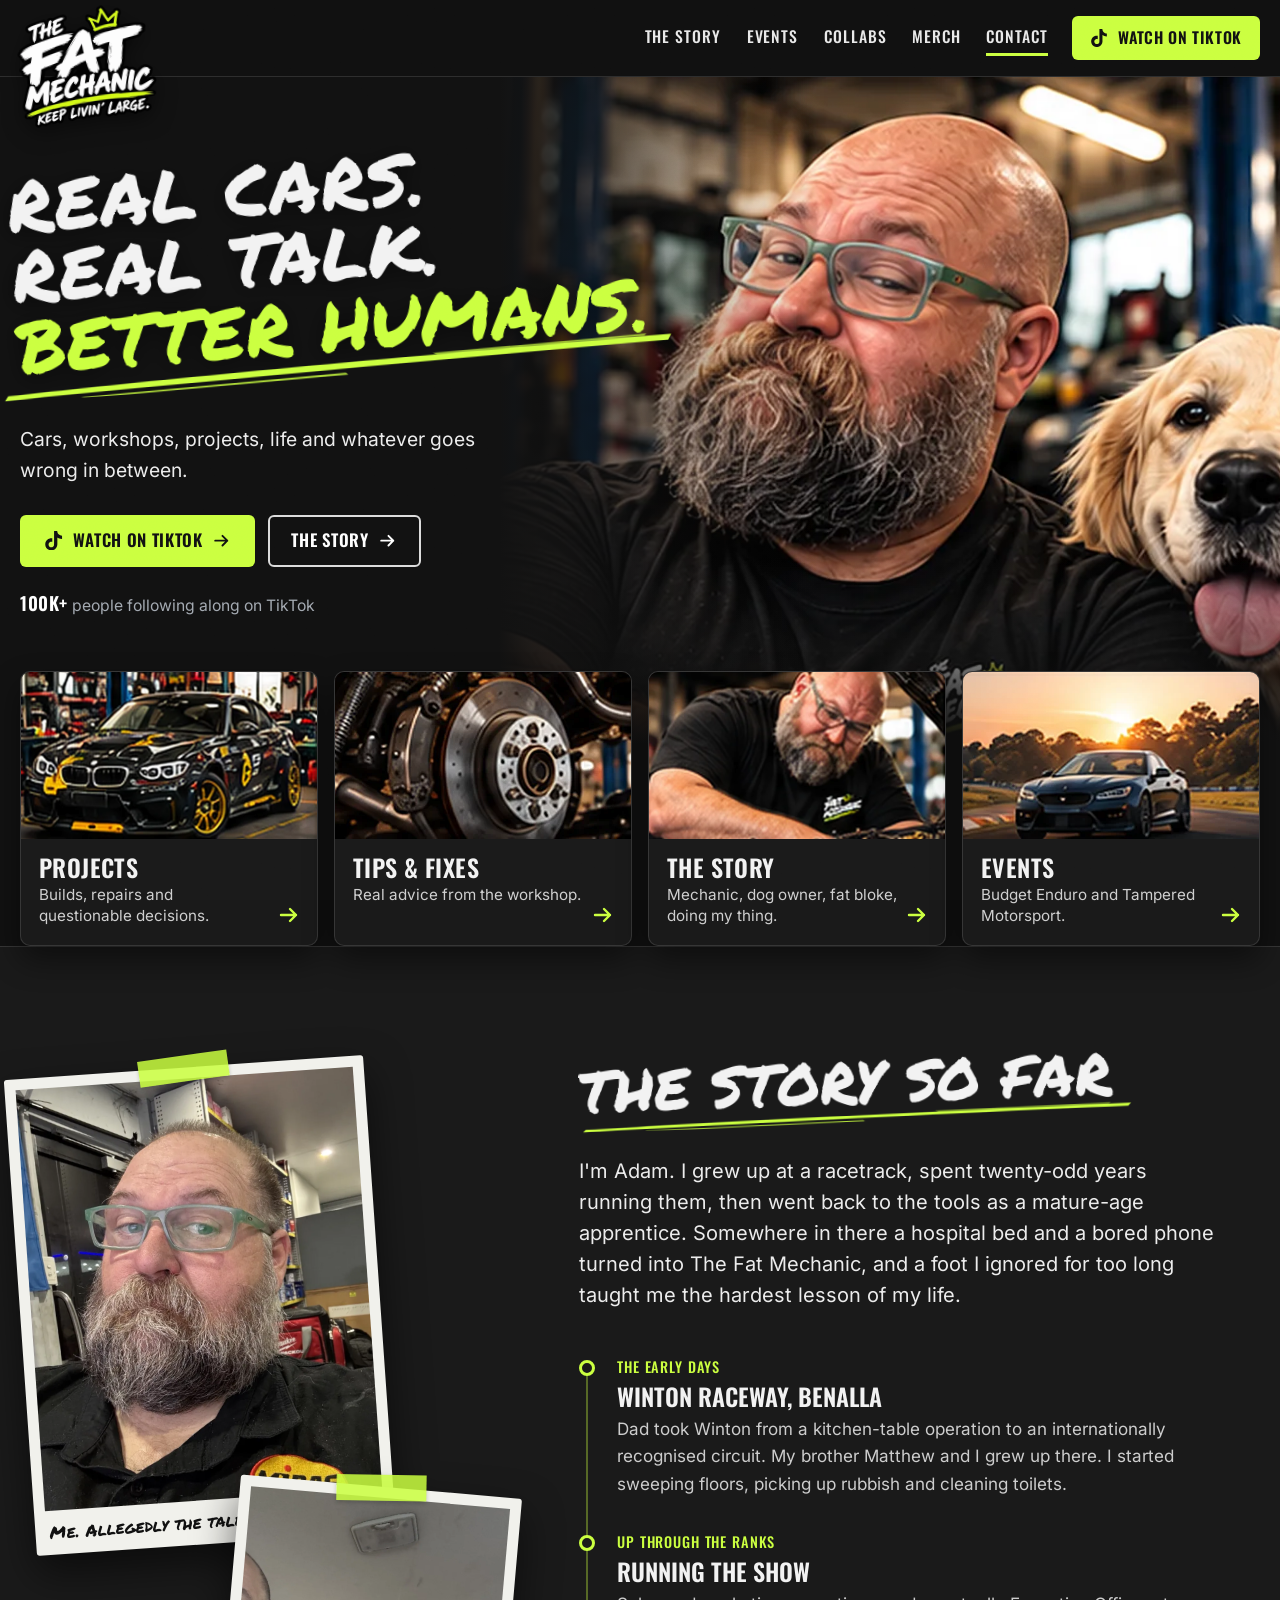
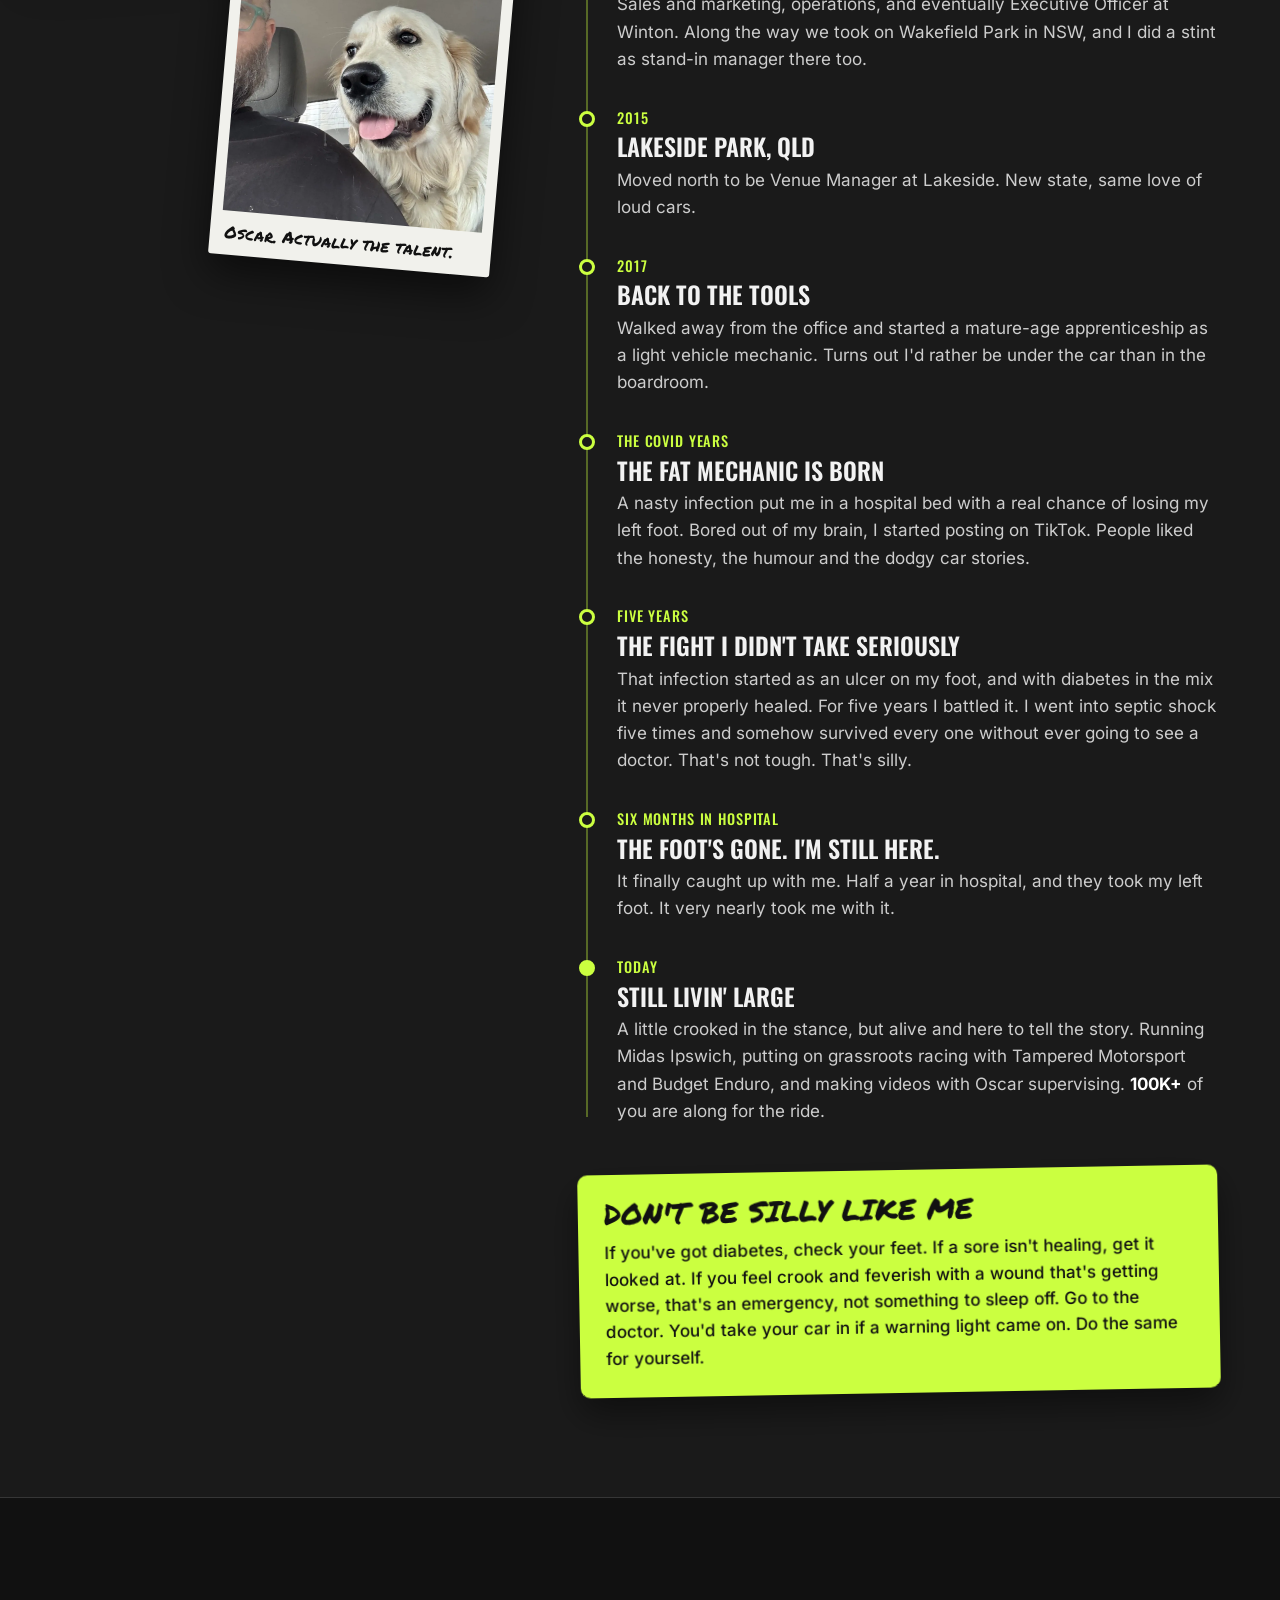
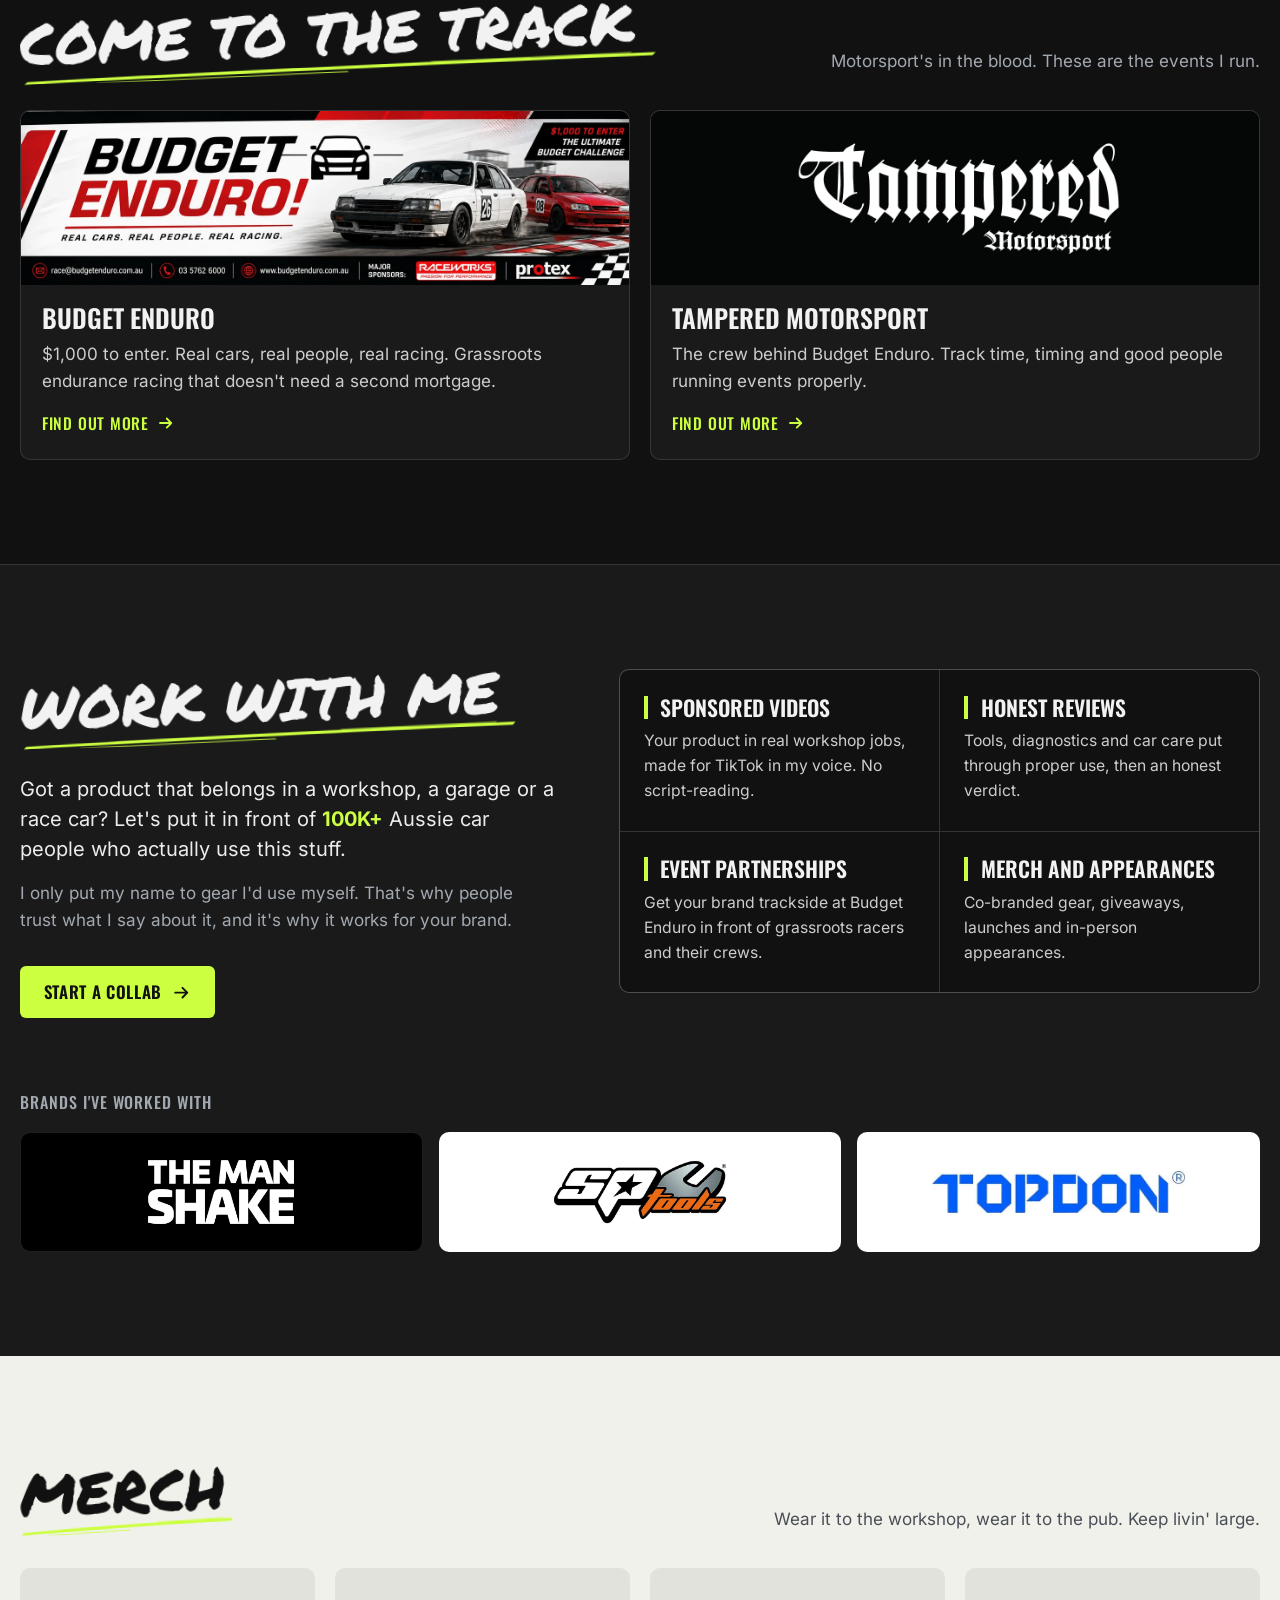
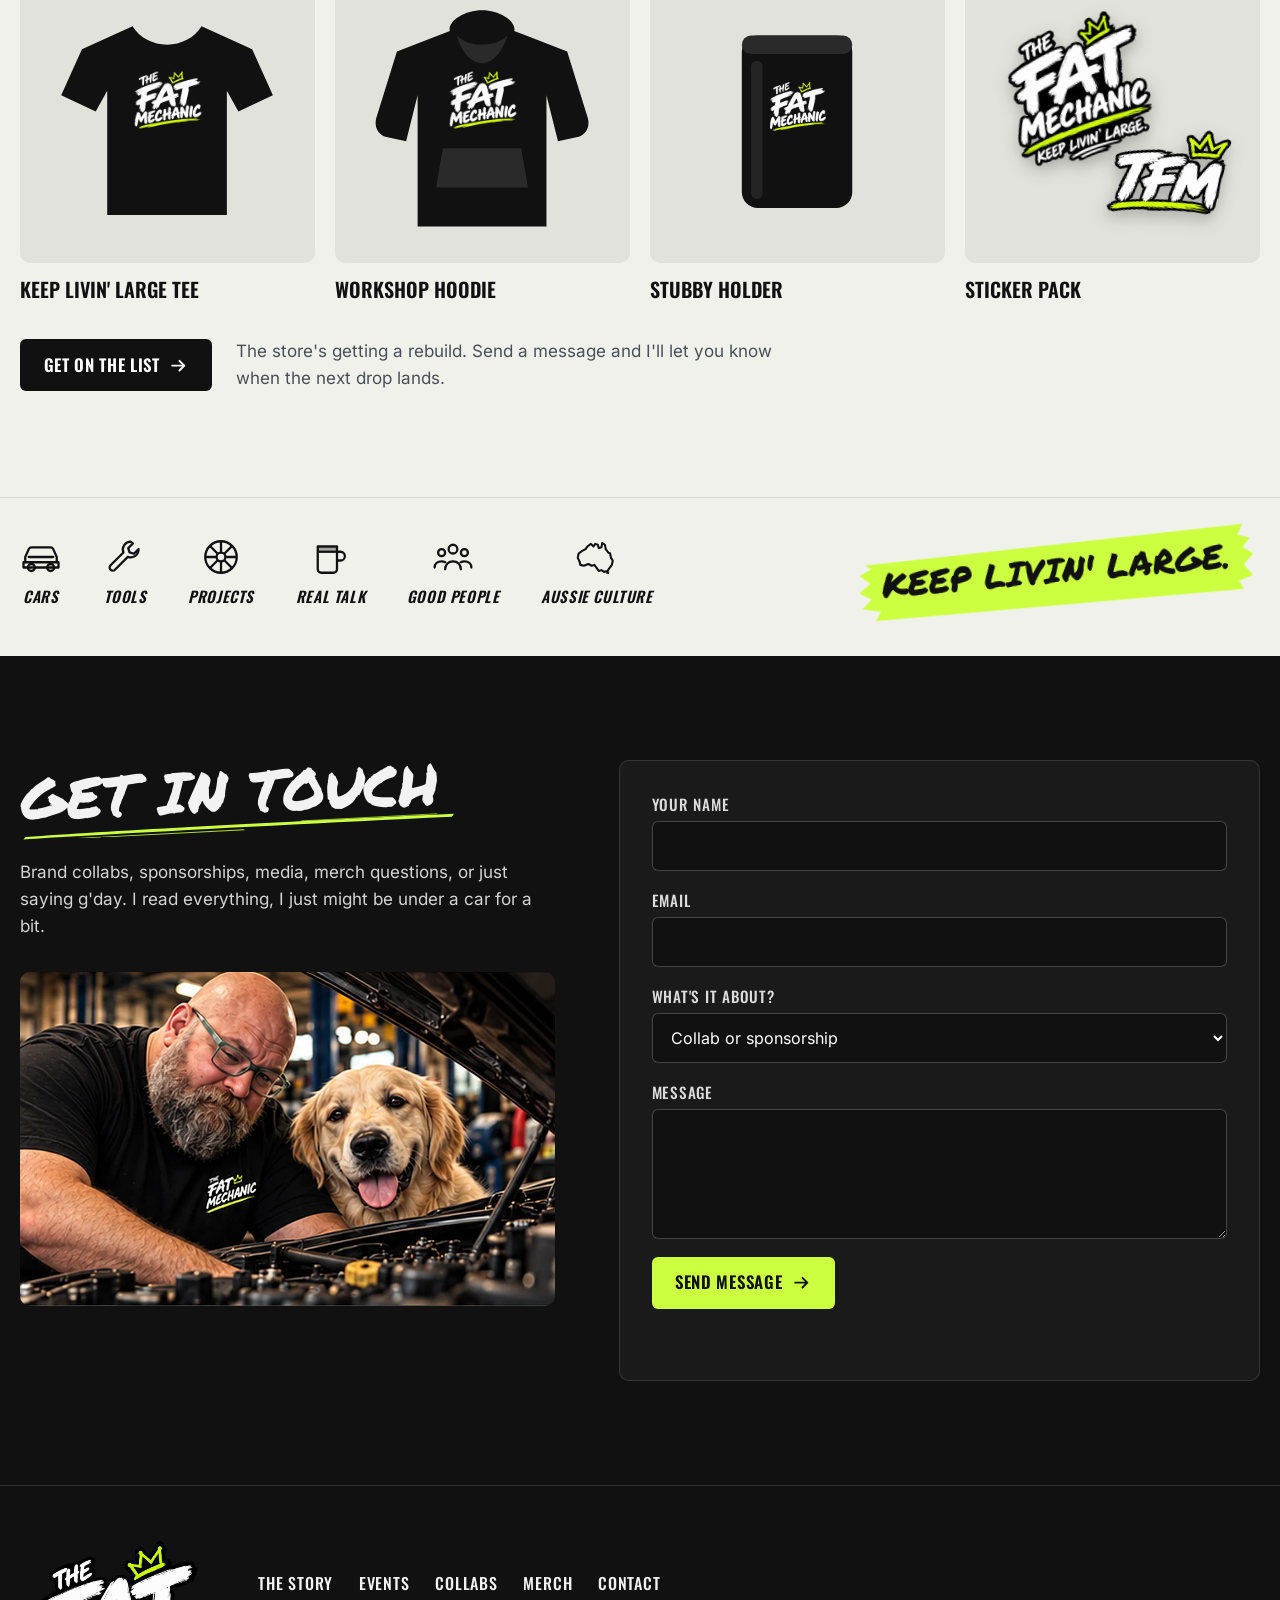
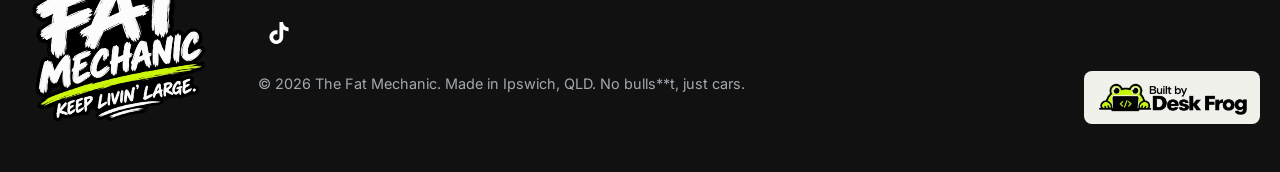
<file: index.html>
<!doctype html>
<html lang="en-AU">
<head>
  <meta charset="utf-8">
  <meta name="viewport" content="width=device-width, initial-scale=1, viewport-fit=cover">
  <title>The Fat Mechanic | Real cars. Real talk. Better humans.</title>
  <meta name="description" content="The Fat Mechanic: Adam Ronke and Oscar the golden retriever. Cars, workshops, projects, real talk and Aussie motorsport from Ipswich, QLD. 100K+ on TikTok.">
  <link rel="canonical" href="https://thefatmechanic.com.au/">
  <meta name="theme-color" content="#111111">

  <meta property="og:type" content="website">
  <meta property="og:site_name" content="The Fat Mechanic">
  <meta property="og:title" content="The Fat Mechanic | Keep Livin' Large">
  <meta property="og:description" content="Real cars. Real talk. Better humans. Cars, workshops, projects and whatever goes wrong in between.">
  <meta property="og:url" content="https://thefatmechanic.com.au/">
  <meta property="og:image" content="https://thefatmechanic.com.au/og-image.jpg">
  <meta property="og:image:width" content="1200">
  <meta property="og:image:height" content="630">
  <meta name="twitter:card" content="summary_large_image">

  <link rel="icon" href="/favicon.ico" sizes="any">
  <link rel="icon" href="/icon-192.png" type="image/png">
  <link rel="apple-touch-icon" href="/apple-touch-icon.png">
  <link rel="manifest" href="/site.webmanifest">

  <link rel="preload" href="assets/fonts/permanent-marker.woff2" as="font" type="font/woff2" crossorigin>
  <link rel="preload" href="assets/fonts/oswald-var.woff2" as="font" type="font/woff2" crossorigin>
  <link rel="preload" as="image" href="assets/img/hero-adam-oscar.webp" imagesrcset="assets/img/hero-adam-oscar-sm.webp 900w, assets/img/hero-adam-oscar.webp 1600w" imagesizes="100vw">
  <link rel="stylesheet" href="assets/css/site.css">

  <script type="application/ld+json">
  {
    "@context": "https://schema.org",
    "@type": "Person",
    "name": "Adam Ronke",
    "alternateName": "The Fat Mechanic",
    "url": "https://thefatmechanic.com.au/",
    "image": "https://thefatmechanic.com.au/og-image.jpg",
    "jobTitle": "Mechanic",
    "sameAs": ["https://www.tiktok.com/@thefatmechanic"]
  }
  </script>
</head>
<body>
  <a class="skip" href="#main">Skip to content</a>

  <!-- ============ HEADER ============ -->
  <header class="site-header" id="top">
    <div class="wrap header-inner">
      <a class="brand" href="#top" aria-label="The Fat Mechanic, back to top">
        <img src="assets/img/logo-wide.webp" srcset="assets/img/logo-wide.webp 560w, assets/img/logo-wide@2x.webp 1000w" sizes="140px" width="560" height="496" alt="The Fat Mechanic. Keep livin' large.">
      </a>

      <nav class="nav" id="nav" aria-label="Main">
        <ul>
          <li><a href="#story">The story</a></li>
          <li><a href="#events">Events</a></li>
          <li><a href="#collab">Collabs</a></li>
          <li><a href="#merch">Merch</a></li>
          <li><a href="#contact">Contact</a></li>
        </ul>
        <div class="nav-social" data-socials></div>
      </nav>

      <div class="header-actions">
        <a class="btn btn-lime btn-sm" data-social-link="tiktok" href="https://www.tiktok.com/@thefatmechanic" target="_blank" rel="noopener">
          <svg class="ico" aria-hidden="true"><use href="#i-tiktok"/></svg><span>Watch on TikTok</span>
        </a>
        <button class="menu-btn" aria-expanded="false" aria-controls="nav" aria-label="Open menu">
          <span></span><span></span><span></span>
        </button>
      </div>
    </div>
  </header>

  <main id="main">

    <!-- ============ HERO ============ -->
    <section class="hero" aria-labelledby="hero-title">
      <img class="hero-media" src="assets/img/hero-adam-oscar.webp"
           srcset="assets/img/hero-adam-oscar-sm.webp 900w, assets/img/hero-adam-oscar.webp 1600w"
           sizes="100vw" width="1600" height="691" alt="Adam, The Fat Mechanic, leaning on the bench in the workshop with Oscar the golden retriever">
      <div class="wrap hero-inner">
        <h1 class="hero-title" id="hero-title">
          <span class="l1">Real cars.</span>
          <span class="l2">Real talk.</span>
          <span class="l3">Better humans.</span>
        </h1>
        <p class="hero-copy">Cars, workshops, projects, life and whatever goes wrong in between.</p>
        <div class="btn-row">
          <a class="btn btn-lime" data-social-link="tiktok" href="https://www.tiktok.com/@thefatmechanic" target="_blank" rel="noopener">
            <svg class="ico" aria-hidden="true"><use href="#i-tiktok"/></svg>Watch on TikTok<svg class="ico arrow" aria-hidden="true"><use href="#i-arrow"/></svg>
          </a>
          <a class="btn btn-ghost" href="#story">The story<svg class="ico arrow" aria-hidden="true"><use href="#i-arrow"/></svg></a>
        </div>
        <p class="hero-proof"><strong data-followers>100K+</strong> people following along on TikTok</p>
      </div>
    </section>

    <!-- ============ TILES ============ -->
    <section class="tiles wrap" aria-label="Explore">
      <a class="tile" data-social-link="tiktok" href="https://www.tiktok.com/@thefatmechanic" target="_blank" rel="noopener">
        <img src="assets/img/card-projects.webp" alt="" loading="lazy" width="640" height="440">
        <div class="tile-body"><h2>Projects</h2><p>Builds, repairs and questionable decisions.</p></div>
        <svg class="ico tile-arrow" aria-hidden="true"><use href="#i-arrow"/></svg>
      </a>
      <a class="tile" data-social-link="tiktok" href="https://www.tiktok.com/@thefatmechanic" target="_blank" rel="noopener">
        <img src="assets/img/card-tips.webp" alt="" loading="lazy" width="640" height="264">
        <div class="tile-body"><h2>Tips &amp; fixes</h2><p>Real advice from the workshop.</p></div>
        <svg class="ico tile-arrow" aria-hidden="true"><use href="#i-arrow"/></svg>
      </a>
      <a class="tile" href="#story">
        <img src="assets/img/card-story.webp" alt="" loading="lazy" width="640" height="488">
        <div class="tile-body"><h2>The story</h2><p>Mechanic, dog owner, fat bloke, doing my thing.</p></div>
        <svg class="ico tile-arrow" aria-hidden="true"><use href="#i-arrow"/></svg>
      </a>
      <a class="tile" href="#events">
        <img src="assets/img/card-events.webp" alt="" loading="lazy" width="640" height="256">
        <div class="tile-body"><h2>Events</h2><p>Budget Enduro and Tampered Motorsport.</p></div>
        <svg class="ico tile-arrow" aria-hidden="true"><use href="#i-arrow"/></svg>
      </a>
    </section>


    <!-- ============ STORY ============ -->
    <section class="section story" id="story" aria-labelledby="story-title">
      <div class="wrap story-grid">
        <div class="story-photos">
          <figure class="snap snap-a">
            <img src="assets/img/real-adam.webp" alt="Adam in the workshop, green glasses and a big grey beard" loading="lazy" width="900" height="1200">
            <figcaption>Me. Allegedly the talent.</figcaption>
          </figure>
          <figure class="snap snap-b">
            <img src="assets/img/real-oscar.webp" alt="Oscar the golden retriever riding shotgun, tongue out" loading="lazy" width="900" height="1200">
            <figcaption>Oscar. Actually the talent.</figcaption>
          </figure>
        </div>

        <div class="story-text">
          <h2 class="brush-title" id="story-title">The story so far</h2>
          <p class="lede">I'm Adam. I grew up at a racetrack, spent twenty-odd years running them, then went back to the tools as a mature-age apprentice. Somewhere in there a hospital bed and a bored phone turned into The Fat Mechanic, and a foot I ignored for too long taught me the hardest lesson of my life.</p>

          <ol class="timeline">
            <li>
              <span class="when">The early days</span>
              <h3>Winton Raceway, Benalla</h3>
              <p>Dad took Winton from a kitchen-table operation to an internationally recognised circuit. My brother Matthew and I grew up there. I started sweeping floors, picking up rubbish and cleaning toilets.</p>
            </li>
            <li>
              <span class="when">Up through the ranks</span>
              <h3>Running the show</h3>
              <p>Sales and marketing, operations, and eventually Executive Officer at Winton. Along the way we took on Wakefield Park in NSW, and I did a stint as stand-in manager there too.</p>
            </li>
            <li>
              <span class="when">2015</span>
              <h3>Lakeside Park, QLD</h3>
              <p>Moved north to be Venue Manager at Lakeside. New state, same love of loud cars.</p>
            </li>
            <li>
              <span class="when">2017</span>
              <h3>Back to the tools</h3>
              <p>Walked away from the office and started a mature-age apprenticeship as a light vehicle mechanic. Turns out I'd rather be under the car than in the boardroom.</p>
            </li>
            <li>
              <span class="when">The COVID years</span>
              <h3>The Fat Mechanic is born</h3>
              <p>A nasty infection put me in a hospital bed with a real chance of losing my left foot. Bored out of my brain, I started posting on TikTok. People liked the honesty, the humour and the dodgy car stories.</p>
            </li>
            <li>
              <span class="when">Five years</span>
              <h3>The fight I didn't take seriously</h3>
              <p>That infection started as an ulcer on my foot, and with diabetes in the mix it never properly healed. For five years I battled it. I went into septic shock five times and somehow survived every one without ever going to see a doctor. That's not tough. That's silly.</p>
            </li>
            <li>
              <span class="when">Six months in hospital</span>
              <h3>The foot's gone. I'm still here.</h3>
              <p>It finally caught up with me. Half a year in hospital, and they took my left foot. It very nearly took me with it.</p>
            </li>
            <li>
              <span class="when">Today</span>
              <h3>Still livin' large</h3>
              <p>A little crooked in the stance, but alive and here to tell the story. Running <span data-workshop>Midas Ipswich</span>, putting on grassroots racing with Tampered Motorsport and Budget Enduro, and making videos with Oscar supervising. <strong data-followers>100K+</strong> of you are along for the ride.</p>
            </li>
          </ol>

          <aside class="dont-be-me" aria-labelledby="dbm-title">
            <h3 id="dbm-title">Don't be silly like me</h3>
            <p>If you've got diabetes, check your feet. If a sore isn't healing, get it looked at. If you feel crook and feverish with a wound that's getting worse, that's an emergency, not something to sleep off. Go to the doctor. You'd take your car in if a warning light came on. Do the same for yourself.</p>
          </aside>
        </div>
      </div>
    </section>

    <!-- ============ EVENTS ============ -->
    <section class="section events" id="events" aria-labelledby="events-title">
      <div class="wrap">
        <div class="section-head">
          <h2 class="brush-title" id="events-title">Come to the track</h2>
          <p class="section-sub">Motorsport's in the blood. These are the events I run.</p>
        </div>
        <div class="event-grid" data-events></div>
      </div>
    </section>

    <!-- ============ COLLAB ============ -->
    <section class="section collab" id="collab" aria-labelledby="collab-title">
      <div class="wrap">
        <div class="collab-grid">
          <div class="collab-pitch">
            <h2 class="brush-title" id="collab-title">Work with me</h2>
            <p class="collab-lede">Got a product that belongs in a workshop, a garage or a race car? Let's put it in front of <strong data-followers>100K+</strong> Aussie car people who actually use this stuff.</p>
            <p class="collab-note">I only put my name to gear I'd use myself. That's why people trust what I say about it, and it's why it works for your brand.</p>
            <div class="btn-row">
              <a class="btn btn-lime" href="#contact" data-collab-cta>Start a collab<svg class="ico arrow" aria-hidden="true"><use href="#i-arrow"/></svg></a>
              <a class="btn btn-ghost" data-media-kit href="#" target="_blank" rel="noopener" hidden>Media kit<svg class="ico arrow" aria-hidden="true"><use href="#i-arrow"/></svg></a>
            </div>
          </div>

          <ul class="offer-list">
            <li>
              <h3>Sponsored videos</h3>
              <p>Your product in real workshop jobs, made for TikTok in my voice. No script-reading.</p>
            </li>
            <li>
              <h3>Honest reviews</h3>
              <p>Tools, diagnostics and car care put through proper use, then an honest verdict.</p>
            </li>
            <li>
              <h3>Event partnerships</h3>
              <p>Get your brand trackside at Budget Enduro in front of grassroots racers and their crews.</p>
            </li>
            <li>
              <h3>Merch and appearances</h3>
              <p>Co-branded gear, giveaways, launches and in-person appearances.</p>
            </li>
          </ul>
        </div>

        <div class="partners">
          <h3 class="partners-title">Brands I've worked with</h3>
          <ul class="partner-row" data-partners></ul>
        </div>
      </div>
    </section>

    <!-- ============ MERCH ============ -->
    <section class="section merch" id="merch" aria-labelledby="merch-title">
      <div class="wrap">
        <div class="section-head">
          <h2 class="brush-title dark" id="merch-title">Merch</h2>
          <p class="section-sub">Wear it to the workshop, wear it to the pub. Keep livin' large.</p>
        </div>
        <div class="merch-grid" data-merch></div>
        <div class="merch-cta">
          <a class="btn btn-ink" data-store-link href="#contact">Shop merch<svg class="ico arrow" aria-hidden="true"><use href="#i-arrow"/></svg></a>
          <p class="merch-note" data-store-note hidden>The store's getting a rebuild. Send a message and I'll let you know when the next drop lands.</p>
        </div>
      </div>
    </section>

    <!-- ============ TOPICS STRIP ============ -->
    <section class="topics" aria-label="What the channel's about">
      <div class="wrap topics-inner">
        <ul class="topic-list">
          <li><svg class="tico" aria-hidden="true"><use href="#t-car"/></svg>Cars</li>
          <li><svg class="tico" aria-hidden="true"><use href="#t-wrench"/></svg>Tools</li>
          <li><svg class="tico" aria-hidden="true"><use href="#t-wheel"/></svg>Projects</li>
          <li><svg class="tico" aria-hidden="true"><use href="#t-mug"/></svg>Real talk</li>
          <li><svg class="tico" aria-hidden="true"><use href="#t-people"/></svg>Good people</li>
          <li><svg class="tico" aria-hidden="true"><use href="#t-aus"/></svg>Aussie culture</li>
        </ul>
        <p class="sticker" aria-hidden="true">Keep livin' large.</p>
      </div>
    </section>

    <!-- ============ CONTACT ============ -->
    <section class="section contact" id="contact" aria-labelledby="contact-title">
      <div class="wrap contact-grid">
        <div class="contact-intro">
          <h2 class="brush-title" id="contact-title">Get in touch</h2>
          <p>Brand collabs, sponsorships, media, merch questions, or just saying g'day. I read everything, I just might be under a car for a bit.</p>
          <p class="workshop-plug" data-workshop-plug hidden>Need your actual car looked at? <a data-workshop-link href="#" target="_blank" rel="noopener">Book in at <span data-workshop>Midas Ipswich</span></a>.</p>
          <img class="contact-photo" src="assets/img/under-the-bonnet.webp" alt="Adam working under the bonnet while Oscar watches" loading="lazy" width="1100" height="600">
        </div>

        <form class="contact-form" data-contact novalidate>
          <div class="field">
            <label for="f-name">Your name</label>
            <input id="f-name" name="name" autocomplete="name" required>
          </div>
          <div class="field">
            <label for="f-email">Email</label>
            <input id="f-email" name="email" type="email" autocomplete="email" required>
          </div>
          <div class="field">
            <label for="f-topic">What's it about?</label>
            <select id="f-topic" name="topic">
              <option>Collab or sponsorship</option>
              <option>Media</option>
              <option>Merch</option>
              <option>Events</option>
              <option>Just saying g'day</option>
            </select>
          </div>
          <div class="field">
            <label for="f-msg">Message</label>
            <textarea id="f-msg" name="message" rows="5" required></textarea>
          </div>
          <input type="text" name="_gotcha" class="hp" tabindex="-1" autocomplete="off" aria-hidden="true">
          <button class="btn btn-lime" type="submit">Send message<svg class="ico arrow" aria-hidden="true"><use href="#i-arrow"/></svg></button>
          <p class="form-status" data-form-status role="status"></p>
        </form>
      </div>
    </section>
  </main>

  <!-- ============ FOOTER ============ -->
  <footer class="site-footer">
    <div class="wrap footer-inner">
      <img class="footer-logo" src="assets/img/logo-stacked.webp" alt="The Fat Mechanic. Keep livin' large." width="720" height="687">
      <div class="footer-links">
        <nav aria-label="Footer">
          <a href="#story">The story</a><a href="#events">Events</a><a href="#collab">Collabs</a><a href="#merch">Merch</a><a href="#contact">Contact</a>
        </nav>
        <div class="footer-social" data-socials></div>
        <p class="small">&copy; <span data-year>2026</span> The Fat Mechanic. Made in Ipswich, QLD. No bulls**t, just cars.</p>
      </div>
      <a class="credit" data-credit href="#" target="_blank" rel="noopener">
        <img src="assets/img/built-by-desk-frog.webp" alt="Built by Desk Frog" width="520" height="120" decoding="async">
      </a>
    </div>
  </footer>


  <!-- ============ ICON SPRITE ============ -->
  <svg width="0" height="0" style="position:absolute" aria-hidden="true">
    <defs>
      <symbol id="i-tiktok" viewBox="0 0 24 24"><path fill="currentColor" d="M12.53.02C13.84 0 15.14.01 16.44 0c.08 1.53.63 3.09 1.75 4.17 1.12 1.11 2.7 1.62 4.24 1.79v4.03c-1.44-.05-2.89-.35-4.2-.97-.57-.26-1.1-.59-1.62-.93-.01 2.92.01 5.84-.02 8.75-.08 1.4-.54 2.79-1.35 3.94-1.31 1.92-3.58 3.17-5.91 3.21-1.43.08-2.86-.31-4.08-1.03-2.02-1.19-3.44-3.37-3.65-5.71-.02-.5-.03-1-.01-1.49.18-1.9 1.12-3.72 2.58-4.96 1.66-1.44 3.98-2.13 6.15-1.72.02 1.48-.04 2.96-.04 4.44-.99-.32-2.15-.23-3.02.37-.63.41-1.11 1.04-1.36 1.75-.21.51-.15 1.07-.14 1.61.24 1.64 1.82 3.02 3.5 2.87 1.12-.01 2.19-.66 2.77-1.61.19-.33.4-.67.41-1.06.1-1.79.06-3.57.07-5.36.01-4.03-.01-8.05.02-12.07z"/></symbol>
      <symbol id="i-instagram" viewBox="0 0 24 24"><g fill="none" stroke="currentColor" stroke-width="2"><rect x="3" y="3" width="18" height="18" rx="5"/><circle cx="12" cy="12" r="4"/></g><circle cx="17.5" cy="6.5" r="1.3" fill="currentColor"/></symbol>
      <symbol id="i-youtube" viewBox="0 0 24 24"><path fill="currentColor" d="M23 7.2a3 3 0 0 0-2.1-2.1C19 4.6 12 4.6 12 4.6s-7 0-8.9.5A3 3 0 0 0 1 7.2 31 31 0 0 0 .5 12 31 31 0 0 0 1 16.8a3 3 0 0 0 2.1 2.1c1.9.5 8.9.5 8.9.5s7 0 8.9-.5a3 3 0 0 0 2.1-2.1c.4-1.6.5-3.2.5-4.8s-.1-3.2-.5-4.8zM9.7 15.1V8.9l5.8 3.1z"/></symbol>
      <symbol id="i-facebook" viewBox="0 0 24 24"><path fill="currentColor" d="M13.5 22v-8.2h2.8l.4-3.3h-3.2V8.4c0-.9.3-1.6 1.6-1.6h1.7V3.9c-.3 0-1.3-.1-2.5-.1-2.5 0-4.2 1.5-4.2 4.3v2.4H7.3v3.3h2.8V22z"/></symbol>
      <symbol id="i-arrow" viewBox="0 0 24 24"><path fill="none" stroke="currentColor" stroke-width="2.4" stroke-linecap="round" stroke-linejoin="round" d="M4 12h15m-6-6 6 6-6 6"/></symbol>
      <symbol id="i-play" viewBox="0 0 24 24"><path fill="currentColor" d="M8 5.5v13a.8.8 0 0 0 1.2.7l10.2-6.5a.8.8 0 0 0 0-1.4L9.2 4.8A.8.8 0 0 0 8 5.5z"/></symbol>

      <symbol id="t-car" viewBox="0 0 48 48"><g fill="none" stroke="currentColor" stroke-width="2.6" stroke-linecap="round" stroke-linejoin="round"><path d="M6 30v-6l4-9c.6-1.3 1.8-2 3.2-2h21.6c1.4 0 2.6.7 3.2 2l4 9v6"/><path d="M4 30h40v6H4z"/><path d="M10 24h28"/><circle cx="13" cy="36" r="4"/><circle cx="35" cy="36" r="4"/></g></symbol>
      <symbol id="t-wrench" viewBox="0 0 48 48"><path fill="none" stroke="currentColor" stroke-width="2.6" stroke-linejoin="round" d="M30.5 6.5a9 9 0 0 0-8.3 12.3L7.5 33.5a3.5 3.5 0 0 0 5 5l14.7-14.7A9 9 0 0 0 39.5 15l-5.3 5.3-5-1.5-1.5-5 5.3-5.3a9 9 0 0 0-2.5-2z"/></symbol>
      <symbol id="t-wheel" viewBox="0 0 48 48"><g fill="none" stroke="currentColor" stroke-width="2.6"><circle cx="24" cy="24" r="18"/><circle cx="24" cy="24" r="5"/><path d="M24 6v13M24 29v13M6 24h13M29 24h13M11.3 11.3l9.2 9.2M27.5 27.5l9.2 9.2M36.7 11.3l-9.2 9.2M20.5 27.5l-9.2 9.2"/></g></symbol>
      <symbol id="t-mug" viewBox="0 0 48 48"><g fill="none" stroke="currentColor" stroke-width="2.6" stroke-linejoin="round"><path d="M10 12h22v26a4 4 0 0 1-4 4H14a4 4 0 0 1-4-4z"/><path d="M32 18h4a5 5 0 0 1 0 10h-4"/><path d="M10 18h22" /></g><path fill="currentColor" d="M11 13h20v4H11z" opacity=".35"/></symbol>
      <symbol id="t-people" viewBox="0 0 48 48"><g fill="none" stroke="currentColor" stroke-width="2.6" stroke-linecap="round"><circle cx="24" cy="15" r="5"/><circle cx="11" cy="19" r="4"/><circle cx="37" cy="19" r="4"/><path d="M15 38c0-5.5 4-9 9-9s9 3.5 9 9M3 36c0-4 3-7 8-7 1.6 0 3 .3 4.2.9M45 36c0-4-3-7-8-7-1.6 0-3 .3-4.2.9"/></g></symbol>
      <symbol id="t-aus" viewBox="0 0 48 48"><path fill="none" stroke="currentColor" stroke-width="2.4" stroke-linejoin="round" d="M17 9l3 3 2-3 3 1 1 4 3-1 1-5 3 2 1 5 3 4 2 1 1 5 2 3-1 5-3 4-2 3-4 1-3-2-3 1-2-3-3-4-3 1-4-2-5 2-4-1-1-4-2-4 1-5 4-3 4-2 2-3z"/><path fill="currentColor" d="M35 40l3 .5-.5 3-3-.5z"/></symbol>
    </defs>
  </svg>

  <script src="assets/js/config.js"></script>
  <script src="assets/js/main.js" defer></script>
</body>
</html>
</file>
<file: assets/css/site.css>
/* ==========================================================================
   THE FAT MECHANIC — site.css
   Brand: charcoal + lime, brush display, workshop grit.
   ========================================================================== */

@font-face { font-family: "Marker"; src: url("../fonts/permanent-marker.woff2") format("woff2"); font-display: swap; }
@font-face { font-family: "Oswald"; src: url("../fonts/oswald-var.woff2") format("woff2"); font-weight: 200 700; font-display: swap; }
@font-face { font-family: "Inter"; src: url("../fonts/inter-var.woff2") format("woff2"); font-weight: 400 800; font-display: swap; }

:root {
  --ink: #111111;
  --ink-2: #1a1a1a;
  --ink-3: #242424;
  --lime: #CBFF40;
  --lime-deep: #b4e62e;
  --white: #ffffff;
  --paper: #F1F1EC;
  --grey: #E5E5E5;
  --slate: #687280;
  --muted: #a3a9b1;
  --line: rgba(255,255,255,.12);

  --f-brush: "Marker", "Permanent Marker", "Arial Black", Impact, sans-serif;
  --f-cond: "Oswald", "Arial Narrow", Impact, sans-serif;
  --f-body: "Inter", "Helvetica Neue", Arial, sans-serif;

  --wrap: 1240px;
  --head-h: 76px;
  --r: 10px;

  --swipe: url("data:image/svg+xml,%3Csvg xmlns='http://www.w3.org/2000/svg' viewBox='0 0 600 40' preserveAspectRatio='none'%3E%3Cpath fill='%23CBFF40' d='M6 30C120 21 300 13 596 5l-3 9C420 18 262 25 120 31L38 35C26 36 14 37 3 37z'/%3E%3Cpath fill='%23CBFF40' opacity='.85' d='M70 39l236-9 2 3-230 8z'/%3E%3Cpath fill='%23CBFF40' opacity='.7' d='M384 9l190-7-2 3-184 7z'/%3E%3C/svg%3E");
  --grain: url("data:image/svg+xml,%3Csvg xmlns='http://www.w3.org/2000/svg' width='160' height='160'%3E%3Cfilter id='n'%3E%3CfeTurbulence type='fractalNoise' baseFrequency='.85' numOctaves='3' stitchTiles='stitch'/%3E%3CfeColorMatrix values='0 0 0 0 1 0 0 0 0 1 0 0 0 0 1 0 0 0 .55 0'/%3E%3C/filter%3E%3Crect width='100%25' height='100%25' filter='url(%23n)'/%3E%3C/svg%3E");
}

*, *::before, *::after { box-sizing: border-box; }
[hidden] { display: none !important; }
html { scroll-behavior: smooth; scroll-padding-top: calc(var(--head-h) + 16px); -webkit-text-size-adjust: 100%; }
body {
  margin: 0;
  background: var(--ink);
  color: #f2f2f2;
  font: 400 1.0625rem/1.6 var(--f-body);
  padding-bottom: env(safe-area-inset-bottom, 0px);
}
body::after { /* workshop grit over everything, very subtle */
  content: ""; position: fixed; inset: 0; pointer-events: none; z-index: 100;
  background: var(--grain); opacity: .05; mix-blend-mode: overlay;
}
img { display: block; max-width: 100%; height: auto; }
a { color: inherit; }
button { font: inherit; }
h1, h2, h3 { margin: 0; line-height: 1; }
p { margin: 0; }
:focus-visible { outline: 3px solid var(--lime); outline-offset: 3px; border-radius: 4px; }

.wrap { width: min(100% - 2.5rem, var(--wrap)); margin-inline: auto; }
.skip { position: absolute; left: -999px; top: 8px; z-index: 200; background: var(--lime); color: var(--ink); padding: .6rem 1rem; font-weight: 700; }
.skip:focus { left: 8px; }

.ico { width: 1.15em; height: 1.15em; flex: none; }

/* ---------- Buttons ---------- */
.btn {
  display: inline-flex; align-items: center; justify-content: center; gap: .6rem;
  min-height: 52px; padding: .7rem 1.35rem;
  font: 600 1.05rem/1 var(--f-cond); text-transform: uppercase; letter-spacing: .04em;
  text-decoration: none; border: 2px solid transparent; border-radius: 6px; cursor: pointer;
  transition: transform .15s ease, background-color .15s ease, color .15s ease;
}
.btn .arrow { transition: transform .15s ease; }
.btn:hover .arrow { transform: translateX(3px); }
.btn:active { transform: translateY(1px); }
.btn-lime { background: var(--lime); color: var(--ink); }
.btn-lime:hover { background: #d8ff6b; }
.btn-ghost { border-color: rgba(255,255,255,.85); color: var(--white); }
.btn-ghost:hover { background: var(--white); color: var(--ink); }
.btn-ink { background: var(--ink); color: var(--white); }
.btn-ink:hover { background: #000; }
.btn-sm { min-height: 44px; padding: .5rem 1rem; font-size: .98rem; }
.btn-row { display: flex; flex-wrap: wrap; gap: .8rem; }

.text-link { font: 500 1rem var(--f-cond); text-transform: uppercase; letter-spacing: .04em; color: var(--lime); text-underline-offset: 5px; }

/* ---------- Header ---------- */
.site-header {
  position: sticky; top: 0; z-index: 50;
  padding-top: env(safe-area-inset-top, 0px);
  background: rgba(17,17,17,.92);
  backdrop-filter: blur(10px); -webkit-backdrop-filter: blur(10px);
  border-bottom: 1px solid var(--line);
}
.header-inner { height: var(--head-h); display: flex; align-items: center; gap: 1.5rem; }
.brand { position: relative; align-self: flex-start; flex: none; width: 140px; height: var(--head-h); }
.brand img {
  position: absolute; left: -6px; top: 6px; width: 140px;
  transform: rotate(-3deg); transform-origin: top left;
  filter: drop-shadow(0 6px 10px rgba(0,0,0,.5));
  transition: width .25s ease, top .25s ease;
}
.is-scrolled .brand img { width: 92px; top: 4px; }

.nav { margin-left: auto; }
.nav ul { list-style: none; margin: 0; padding: 0; display: flex; gap: 1.6rem; }
.nav a {
  position: relative; text-decoration: none;
  font: 500 .98rem var(--f-cond); text-transform: uppercase; letter-spacing: .06em; color: #e9e9e9;
}
.nav a::after {
  content: ""; position: absolute; left: 0; right: 0; bottom: -8px; height: 3px;
  background: var(--lime); transform: scaleX(0); transform-origin: left; transition: transform .2s ease;
}
.nav a:hover::after, .nav a.is-active::after { transform: scaleX(1); }
.nav-social { display: none; }
.header-actions { display: flex; align-items: center; gap: .75rem; }
.menu-btn { display: none; }

.socials { display: flex; gap: .4rem; }
.socials a { display: grid; place-items: center; width: 42px; height: 42px; border-radius: 50%; color: var(--white); transition: color .15s, background-color .15s; }
.socials a:hover { color: var(--ink); background: var(--lime); }
.socials .ico { width: 22px; height: 22px; }

/* ---------- Hero ---------- */
.hero {
  position: relative; isolation: isolate; overflow: hidden;
  min-height: clamp(560px, 74svh, 720px);
  display: grid; align-items: center;
  background: var(--ink);
}
.hero-media {
  position: absolute; top: 0; right: 0; bottom: 0; z-index: -2;
  width: 62%; height: 100%; object-fit: cover; object-position: 8% 35%;
}
.hero::before {
  content: ""; position: absolute; inset: 0; z-index: -1;
  background:
    linear-gradient(90deg, var(--ink) 0%, var(--ink) 39%, rgba(17,17,17,.7) 46%, rgba(17,17,17,.2) 56%, rgba(17,17,17,0) 64%),
    linear-gradient(0deg, var(--ink) 0%, rgba(17,17,17,0) 28%);
}
.hero-inner { padding: 5rem 0 7rem; }
.hero-title {
  font-family: var(--f-brush); font-weight: 400;
  font-size: clamp(3rem, 5.6vw, 5.3rem); line-height: .98; letter-spacing: .005em;
  text-transform: uppercase;
  transform: rotate(-4deg); transform-origin: left bottom;
  margin-bottom: 2.2rem;
  text-shadow: 0 4px 24px rgba(0,0,0,.55);
}
.hero-title span { display: block; }
.hero-title .l3 { color: var(--lime); position: relative; width: fit-content; padding-bottom: .12em; }
.hero-title .l3::after {
  content: ""; position: absolute; left: -3%; right: -4%; bottom: -.16em; height: .36em;
  background: var(--swipe) center / 100% 100% no-repeat;
  transform-origin: left; 
}
.hero-copy { max-width: 30rem; font-size: 1.2rem; color: rgba(255,255,255,.92); margin-bottom: 1.8rem; }
.hero-proof { margin-top: 1.4rem; color: var(--muted); font-size: .98rem; }
.hero-proof strong { color: var(--white); font: 600 1.15rem var(--f-cond); letter-spacing: .03em; }

/* the one orchestrated moment: lines slap on, swipe paints under */
@media (prefers-reduced-motion: no-preference) {
  .hero-title span { opacity: 0; transform: translateY(18px) scale(1.04); animation: slap .5s cubic-bezier(.2,.9,.3,1.2) forwards; }
  .hero-title .l1 { animation-delay: .1s; }
  .hero-title .l2 { animation-delay: .32s; }
  .hero-title .l3 { animation-delay: .54s; }
  .hero-title .l3::after { transform: scaleX(0); animation: paint .45s .95s cubic-bezier(.6,0,.2,1) forwards; }
  @keyframes slap { to { opacity: 1; transform: none; } }
  @keyframes paint { to { transform: scaleX(1); } }
}

/* ---------- Tiles ---------- */
.tiles {
  position: relative; z-index: 2; margin-top: -4.5rem;
  display: grid; grid-template-columns: repeat(4, minmax(0,1fr)); gap: 1rem;
}
.tile {
  position: relative; display: flex; flex-direction: column;
  background: var(--ink-2); border: 1px solid var(--line); border-radius: var(--r); overflow: hidden;
  text-decoration: none; box-shadow: 0 14px 30px rgba(0,0,0,.45);
}
.tile img { width: 100%; aspect-ratio: 16/9; object-fit: cover; transition: transform .35s ease; }
.tile:hover img { transform: scale(1.04); }
.tile-body { padding: 1rem 3rem 1.15rem 1.1rem; }
.tile h2 { font: 600 1.5rem/1 var(--f-cond); text-transform: uppercase; letter-spacing: .02em; margin-bottom: .35rem; }
.tile p { font-size: .95rem; color: #cfcfcf; line-height: 1.4; }
.tile-arrow { position: absolute; right: 1rem; bottom: 1.1rem; color: var(--lime); width: 24px; height: 24px; transition: transform .15s ease; }
.tile:hover .tile-arrow { transform: translateX(3px); }
.tile:hover { border-color: rgba(203,255,64,.5); }

/* ---------- Sections ---------- */
.section { padding: 6.5rem 0; }
.section-head { display: flex; flex-wrap: wrap; align-items: end; justify-content: space-between; gap: 1rem 2rem; margin-bottom: 2.2rem; }
.section-sub { color: var(--muted); max-width: 34rem; }
.brush-title {
  position: relative; width: fit-content;
  font-family: var(--f-brush); font-weight: 400; text-transform: uppercase;
  font-size: clamp(2.2rem, 4.6vw, 3.6rem); line-height: 1.05;
  transform: rotate(-2deg); padding-bottom: .22em;
}
.brush-title::after {
  content: ""; position: absolute; left: 0; right: -4%; bottom: 0; height: .22em;
  background: var(--swipe) center / 100% 100% no-repeat;
}

/* ---------- Videos ---------- */
.videos { padding-top: 5.5rem; }
.chips { display: flex; flex-wrap: wrap; gap: .5rem; margin-bottom: 1.6rem; }
.chip {
  min-height: 40px; padding: .4rem 1rem; border-radius: 999px; cursor: pointer;
  background: var(--ink-3); color: var(--grey); border: 1px solid var(--line);
  font: 500 .92rem var(--f-cond); text-transform: uppercase; letter-spacing: .05em;
}
.chip:hover { border-color: var(--lime); }
.chip.is-on { background: var(--lime); color: var(--ink); border-color: var(--lime); }

.video-grid { display: grid; grid-template-columns: repeat(6, minmax(0, 1fr)); gap: 1rem; }
@media (max-width: 1100px) { .video-grid { grid-template-columns: repeat(3, minmax(0, 1fr)); } }
.vid {
  position: relative; display: block; width: 100%; padding: 0; border: 0; cursor: pointer; text-align: left;
  aspect-ratio: 9/16; border-radius: var(--r); overflow: hidden; background: var(--ink-3); color: var(--white);
}
.vid img { position: absolute; inset: 0; width: 100%; height: 100%; object-fit: cover; transition: transform .35s ease; }
.vid:hover img { transform: scale(1.05); }
.vid::after { content: ""; position: absolute; inset: 0; background: linear-gradient(180deg, rgba(0,0,0,0) 45%, rgba(0,0,0,.85)); }
.vid-play {
  position: absolute; z-index: 1; top: 50%; left: 50%; translate: -50% -50%;
  width: 58px; height: 58px; border-radius: 50%; display: grid; place-items: center;
  background: rgba(17,17,17,.6); border: 2px solid rgba(255,255,255,.8); backdrop-filter: blur(4px);
  transition: background-color .15s ease, border-color .15s ease;
}
.vid-play .ico { width: 26px; height: 26px; margin-left: 3px; }
.vid:hover .vid-play { background: var(--lime); border-color: var(--lime); color: var(--ink); }
.vid-cap { position: absolute; z-index: 1; left: .9rem; right: .9rem; bottom: .9rem; font: 500 1.02rem/1.2 var(--f-cond); text-transform: uppercase; letter-spacing: .02em; }
.vid-tag { display: inline-block; margin-bottom: .45rem; padding: .15rem .5rem; border-radius: 4px; background: var(--lime); color: var(--ink); font-size: .72rem; letter-spacing: .06em; }
.empty { color: var(--muted); padding: 2rem 0; }

/* ---------- Story ---------- */
.story { background: var(--ink-2); border-block: 1px solid var(--line); }
.story-grid { display: grid; grid-template-columns: 5fr 7fr; gap: 4.5rem; align-items: start; }
.story-photos { position: sticky; top: calc(var(--head-h) + 2rem); display: grid; padding: 1rem 0 3rem; }
.snap {
  margin: 0; background: var(--paper); padding: .7rem .7rem 0; border-radius: 3px;
  box-shadow: 0 18px 40px rgba(0,0,0,.55); color: var(--ink);
}
.snap img { aspect-ratio: 4/5; object-fit: cover; width: 100%; }
.snap figcaption { font: 1.05rem/1 var(--f-brush); padding: .8rem .2rem .9rem; }
.snap::before { /* strip of tape */
  content: ""; position: absolute; top: -12px; left: 50%; width: 90px; height: 26px; translate: -50% 0; rotate: -4deg;
  background: rgba(203,255,64,.85); box-shadow: 0 2px 4px rgba(0,0,0,.2);
}
.snap { position: relative; }
.snap-a { width: 74%; rotate: -4deg; }
.snap-b { width: 58%; justify-self: end; margin-top: -12%; rotate: 5deg; }

.lede { font-size: 1.25rem; line-height: 1.55; color: #ececec; margin: 2rem 0 2.8rem; max-width: 40rem; }
.timeline { list-style: none; margin: 0; padding: 0; position: relative; max-width: 40rem; }
.timeline::before { content: ""; position: absolute; left: 7px; top: 8px; bottom: 8px; width: 2px; background: rgba(203,255,64,.35); }
.timeline li { position: relative; padding: 0 0 2.1rem 2.4rem; }
.timeline li:last-child { padding-bottom: 0; }
.timeline li::before { content: ""; position: absolute; left: 0; top: 4px; width: 16px; height: 16px; border-radius: 50%; background: var(--ink-2); border: 3px solid var(--lime); }
.timeline li:last-child::before { background: var(--lime); }
.when { display: block; font: 500 .9rem var(--f-cond); letter-spacing: .06em; text-transform: uppercase; color: var(--lime); margin-bottom: .35rem; }
.timeline h3 { font: 600 1.5rem/1.1 var(--f-cond); text-transform: uppercase; margin-bottom: .45rem; }
.timeline p { color: #cdcdcd; }
.timeline strong { color: var(--white); }
.dont-be-me {
  margin-top: 2.8rem; max-width: 40rem; position: relative;
  background: var(--lime); color: var(--ink); border-radius: var(--r);
  padding: 1.5rem 1.6rem 1.6rem; rotate: -1deg;
  box-shadow: 0 16px 34px rgba(0,0,0,.45);
}
.dont-be-me h3 { font: 1.8rem/1.05 var(--f-brush); text-transform: uppercase; margin-bottom: .7rem; }
.dont-be-me p { font-weight: 500; line-height: 1.55; }

/* ---------- Events ---------- */
.event-grid { display: grid; grid-template-columns: repeat(2, minmax(0,1fr)); gap: 1.25rem; }
.event {
  display: flex; flex-direction: column; text-decoration: none;
  background: var(--ink-2); border: 1px solid var(--line); border-radius: var(--r); overflow: hidden;
}
.event img { aspect-ratio: 7/2; object-fit: cover; width: 100%; background: #000; }
.event-body { padding: 1.3rem 1.3rem 1.5rem; display: flex; flex-direction: column; gap: .6rem; flex: 1; }
.event h3 { font: 600 1.6rem/1 var(--f-cond); text-transform: uppercase; }
.event p { color: #cdcdcd; flex: 1; }
.event .go { display: inline-flex; align-items: center; gap: .5rem; color: var(--lime); font: 500 .98rem var(--f-cond); text-transform: uppercase; letter-spacing: .05em; margin-top: .4rem; }
a.event:hover { border-color: rgba(203,255,64,.55); }
a.event:hover .go .ico { transform: translateX(3px); }
.go .ico { transition: transform .15s ease; }

/* ---------- Collab ---------- */
.collab { background: var(--ink-2); border-top: 1px solid var(--line); }
.collab-grid { display: grid; grid-template-columns: 5fr 6fr; gap: 4rem; align-items: start; }
.collab-lede { font-size: 1.25rem; line-height: 1.5; color: #ececec; margin: 2rem 0 1rem; max-width: 34rem; }
.collab-lede strong { color: var(--lime); }
.collab-note { color: var(--muted); max-width: 34rem; margin-bottom: 2rem; }
.offer-list { list-style: none; margin: 0; padding: 0; display: grid; grid-template-columns: 1fr 1fr; gap: 1px; background: var(--line); border: 1px solid var(--line); border-radius: var(--r); overflow: hidden; }
.offer-list li { background: var(--ink); padding: 1.6rem 1.5rem 1.7rem; }
.offer-list h3 { font: 600 1.35rem/1.1 var(--f-cond); text-transform: uppercase; margin-bottom: .55rem; padding-left: .8rem; border-left: 4px solid var(--lime); }
.offer-list p { color: #cdcdcd; font-size: .98rem; }
.partners { margin-top: 4.5rem; }
.partners-title { font: 500 1rem var(--f-cond); text-transform: uppercase; letter-spacing: .06em; color: var(--muted); margin-bottom: 1.1rem; }
.partner-row { list-style: none; margin: 0; padding: 0; display: grid; grid-template-columns: repeat(auto-fit, minmax(200px, 1fr)); gap: 1rem; }
.partner-tile { display: grid; place-items: center; height: 120px; padding: 1.1rem 1.6rem; background: var(--tile, var(--paper)); border: 1px solid var(--line); border-radius: var(--r); color: var(--ink); text-decoration: none; }
.partner-row img { max-height: 76px; max-width: 78%; width: auto; object-fit: contain; }
a.partner-tile:hover { border-color: var(--lime); box-shadow: 0 0 0 2px var(--lime); }
.partner-name { font: 700 1.5rem/1 var(--f-cond); text-transform: uppercase; letter-spacing: .03em; text-align: center; }

/* ---------- Merch (light section for contrast, like the brand sheet) ---------- */
.merch { background: var(--paper); color: var(--ink); }
.merch .section-sub { color: #4a4f57; }
.merch-grid { display: grid; grid-template-columns: repeat(4, minmax(0,1fr)); gap: 1.25rem; }
.product { display: flex; flex-direction: column; text-decoration: none; color: var(--ink); }
.product-art {
  position: relative; aspect-ratio: 1; border-radius: var(--r); overflow: hidden;
  background: #e2e2dc; display: grid; place-items: center; margin-bottom: .9rem;
  transition: background-color .2s ease;
}
a.product:hover .product-art { background: var(--lime); }
.product-art svg.garment { width: 78%; height: 78%; }
.product-art .garment-logo { position: absolute; width: 26%; top: 34%; left: 50%; translate: -50% 0; }
.product-art .stubby-logo { width: 22%; top: 38%; }
.product-art .sticker-a { position: absolute; width: 52%; left: 12%; top: 16%; rotate: -10deg; filter: drop-shadow(0 6px 8px rgba(0,0,0,.25)); }
.product-art .sticker-b { position: absolute; width: 38%; right: 12%; bottom: 14%; rotate: 12deg; filter: drop-shadow(0 6px 8px rgba(0,0,0,.25)); }
.product h3 { font: 600 1.25rem/1.1 var(--f-cond); text-transform: uppercase; }
.product .price { color: #4a4f57; margin-top: .25rem; }
.merch-cta { margin-top: 2.4rem; display: flex; flex-wrap: wrap; align-items: center; gap: 1rem 1.5rem; }
.merch-note { color: #4a4f57; max-width: 34rem; }
.brush-title.dark { color: var(--ink); }

/* ---------- Topics strip ---------- */
.topics { background: var(--paper); color: var(--ink); border-top: 1px solid #d9d9d2; padding: 2.4rem 0 3rem; overflow: hidden; }
.topics-inner { display: flex; align-items: center; justify-content: space-between; gap: 2rem; }
.topic-list { list-style: none; margin: 0; padding: 0; display: flex; flex-wrap: wrap; gap: 1.2rem 2.6rem; }
.topic-list li { display: flex; flex-direction: column; align-items: center; gap: .45rem; font: 600 .95rem var(--f-cond); text-transform: uppercase; letter-spacing: .04em; font-style: italic; }
.tico { width: 42px; height: 42px; }
.sticker {
  flex: none; font: 2.1rem/1 var(--f-brush); text-transform: uppercase; color: var(--ink);
  background: var(--swipe) center / 100% 100% no-repeat;
  padding: 1.1rem 1.8rem 1.3rem; rotate: -5deg;
  background-image: url("data:image/svg+xml,%3Csvg xmlns='http://www.w3.org/2000/svg' viewBox='0 0 400 100' preserveAspectRatio='none'%3E%3Cpath fill='%23CBFF40' d='M14 18l372-12-6 14 12 6-8 12 10 10-10 14 8 16-14 6 4 12L20 96l6-12-18-6 10-12-12-10 12-12-10-12 12-8z'/%3E%3C/svg%3E");
}

/* ---------- Contact ---------- */
.contact-grid { display: grid; grid-template-columns: 5fr 6fr; gap: 4rem; align-items: start; }
.contact-intro > p { color: #d4d4d4; margin-top: 1.6rem; max-width: 32rem; }
.workshop-plug a { color: var(--lime); }
.contact-photo { margin-top: 2rem; border-radius: var(--r); aspect-ratio: 16/10; object-fit: cover; width: 100%; }
.contact-form { background: var(--ink-2); border: 1px solid var(--line); border-radius: var(--r); padding: 2rem; display: grid; gap: 1.1rem; }
.field { display: grid; gap: .4rem; }
.field label { font: 500 .95rem var(--f-cond); text-transform: uppercase; letter-spacing: .05em; color: #dcdcdc; }
.field input, .field select, .field textarea {
  width: 100%; min-height: 50px; padding: .75rem .9rem; border-radius: 6px;
  background: var(--ink); color: var(--white); border: 1px solid rgba(255,255,255,.22);
  font: 400 1rem var(--f-body);
}
.field textarea { resize: vertical; min-height: 130px; }
.field input:focus, .field select:focus, .field textarea:focus { outline: none; border-color: var(--lime); box-shadow: 0 0 0 3px rgba(203,255,64,.25); }
.field .is-bad { border-color: #ff6b5a; }
.hp { position: absolute; left: -9999px; }
.form-status { min-height: 1.4em; font-size: .98rem; }
.form-status.ok { color: var(--lime); }
.form-status.err { color: #ff8a7a; }
.contact-form .btn { justify-self: start; }

/* ---------- Footer ---------- */
.site-footer { border-top: 1px solid var(--line); padding: 3.5rem 0 3rem; }
.footer-inner { display: flex; align-items: center; gap: 3rem; }
.footer-logo { width: 190px; rotate: -3deg; }
.footer-links { display: grid; gap: 1.1rem; }
.footer-links nav { display: flex; flex-wrap: wrap; gap: .5rem 1.6rem; }
.footer-links nav a { text-decoration: none; font: 500 1rem var(--f-cond); text-transform: uppercase; letter-spacing: .05em; }
.footer-links nav a:hover { color: var(--lime); }
.small { font-size: .9rem; color: var(--muted); }
.credit { margin-left: auto; align-self: flex-end; display: block; background: var(--paper); border-radius: 8px; padding: .55rem .8rem; transition: background-color .15s ease; }
.credit img { width: 150px; }
a.credit[href]:not([href="#"]):hover { background: var(--white); }

/* ---------- Modal ---------- */
.modal {
  padding: 0; border: 0; background: transparent; overflow: visible;
  width: min(92vw, 380px); max-height: 92svh;
}
.modal::backdrop { background: rgba(0,0,0,.82); backdrop-filter: blur(4px); }
.modal-frame { aspect-ratio: 9/16; width: 100%; max-height: 88svh; border-radius: 12px; overflow: hidden; background: #000; }
.modal-frame iframe { width: 100%; height: 100%; border: 0; display: block; }
.modal-close {
  position: absolute; top: -18px; right: -18px; z-index: 2; width: 44px; height: 44px; border-radius: 50%;
  border: 0; background: var(--lime); color: var(--ink); font-size: 1.8rem; line-height: 1; cursor: pointer;
}

/* ==========================================================================
   Responsive
   ========================================================================== */
@media (max-width: 1100px) {
  .nav ul { gap: 1.1rem; }
  .header-actions .btn span { display: none; }
  .header-actions .btn { padding: .5rem .8rem; }
}

@media (max-width: 960px) {
  :root { --head-h: 68px; }
  .brand, .brand img { width: 112px; }
  .is-scrolled .brand img { width: 84px; }
  .menu-btn {
    display: grid; align-content: center; gap: 5px; width: 46px; height: 46px; padding: 0 11px;
    background: transparent; border: 1px solid var(--line); border-radius: 8px; cursor: pointer;
  }
  .menu-btn span { display: block; height: 2px; background: var(--white); border-radius: 2px; transition: transform .2s, opacity .2s; }
  .menu-btn[aria-expanded="true"] span:nth-child(1) { transform: translateY(7px) rotate(45deg); }
  .menu-btn[aria-expanded="true"] span:nth-child(2) { opacity: 0; }
  .menu-btn[aria-expanded="true"] span:nth-child(3) { transform: translateY(-7px) rotate(-45deg); }
  .header-actions { margin-left: auto; }

  .nav {
    position: fixed; left: 0; right: 0; top: calc(var(--head-h) + env(safe-area-inset-top, 0px)); bottom: 0;
    background: var(--ink); padding: 2rem 1.25rem calc(2rem + env(safe-area-inset-bottom, 0px));
    display: flex; flex-direction: column; justify-content: space-between;
    opacity: 0; transform: translateY(-10px); visibility: hidden; transition: opacity .2s ease, transform .2s ease, visibility 0s .2s;
    overflow-y: auto;
  }
  .nav.is-open { opacity: 1; transform: none; visibility: visible; transition: opacity .2s ease, transform .2s ease; }
  .nav ul { flex-direction: column; gap: 0; }
  .nav li { border-bottom: 1px solid var(--line); }
  .nav a { display: block; padding: 1rem 0; font-size: 1.6rem; }
  .nav a::after { display: none; }
  .nav-social { display: flex; margin-top: 2rem; }
  .nav-social .socials a { width: 50px; height: 50px; border: 1px solid var(--line); }

  .hero { min-height: auto; align-items: end; }
  .hero-media { position: relative; width: 100%; height: auto; aspect-ratio: 16/10; object-position: 38% 30%; }
  .hero { display: block; }
  .hero::before { background: linear-gradient(0deg, var(--ink) 0%, var(--ink) 62%, rgba(17,17,17,0) 80%); }
  .hero-inner { margin-top: -2.4rem; padding: 0 0 6.5rem; position: relative; }
  .tiles { grid-template-columns: repeat(2, minmax(0,1fr)); }

  .story-grid, .contact-grid, .collab-grid { grid-template-columns: 1fr; gap: 3rem; }
  .story-photos { position: static; max-width: 460px; }
  .snap-b { margin-top: -4%; }
  .event-grid { grid-template-columns: 1fr; }
  .merch-grid { grid-template-columns: repeat(2, minmax(0,1fr)); }
  .topics-inner { flex-direction: column; align-items: flex-start; }
}

@media (max-width: 600px) {
  body { font-size: 1rem; }
  .wrap { width: min(100% - 2rem, var(--wrap)); }
  .hero-title { font-size: clamp(2.6rem, 12.5vw, 3.6rem); }
  .hero-copy { font-size: 1.08rem; }
  .btn-row .btn { flex: 1 1 100%; }
  .tiles { grid-template-columns: 1fr; gap: .75rem; margin-top: -3.5rem; }
  .tile { flex-direction: row; align-items: stretch; }
  .tile img { width: 38%; aspect-ratio: auto; min-height: 104px; }
  .tile-body { padding: .9rem 2.6rem .9rem 1rem; align-self: center; }
  .tile h2 { font-size: 1.3rem; }
  .section { padding: 4.5rem 0; }
  .video-grid { grid-template-columns: repeat(2, minmax(0,1fr)); gap: .65rem; }
  .vid-cap { font-size: .9rem; left: .6rem; right: .6rem; bottom: .6rem; }
  .vid-play { width: 46px; height: 46px; }
  .event-grid { grid-template-columns: 1fr; }
  .offer-list { grid-template-columns: 1fr; }
  .partner-tile { height: 96px; }
  .merch-grid { gap: .8rem; }
  .product h3 { font-size: 1.05rem; }
  .topic-list { display: grid; grid-template-columns: repeat(3, 1fr); width: 100%; }
  .sticker { font-size: 1.7rem; align-self: center; }
  .contact-form { padding: 1.3rem; }
  .contact-form .btn { justify-self: stretch; }
  .footer-inner { flex-direction: column; align-items: flex-start; gap: 2rem; }
  .footer-logo { width: 150px; }
  .credit { margin-left: 0; align-self: flex-start; }
  .modal-close { top: -54px; right: 0; }
}

@media (prefers-reduced-motion: reduce) {
  html { scroll-behavior: auto; }
  *, *::before, *::after { transition-duration: .01ms !important; animation: none !important; }
}
</file>
